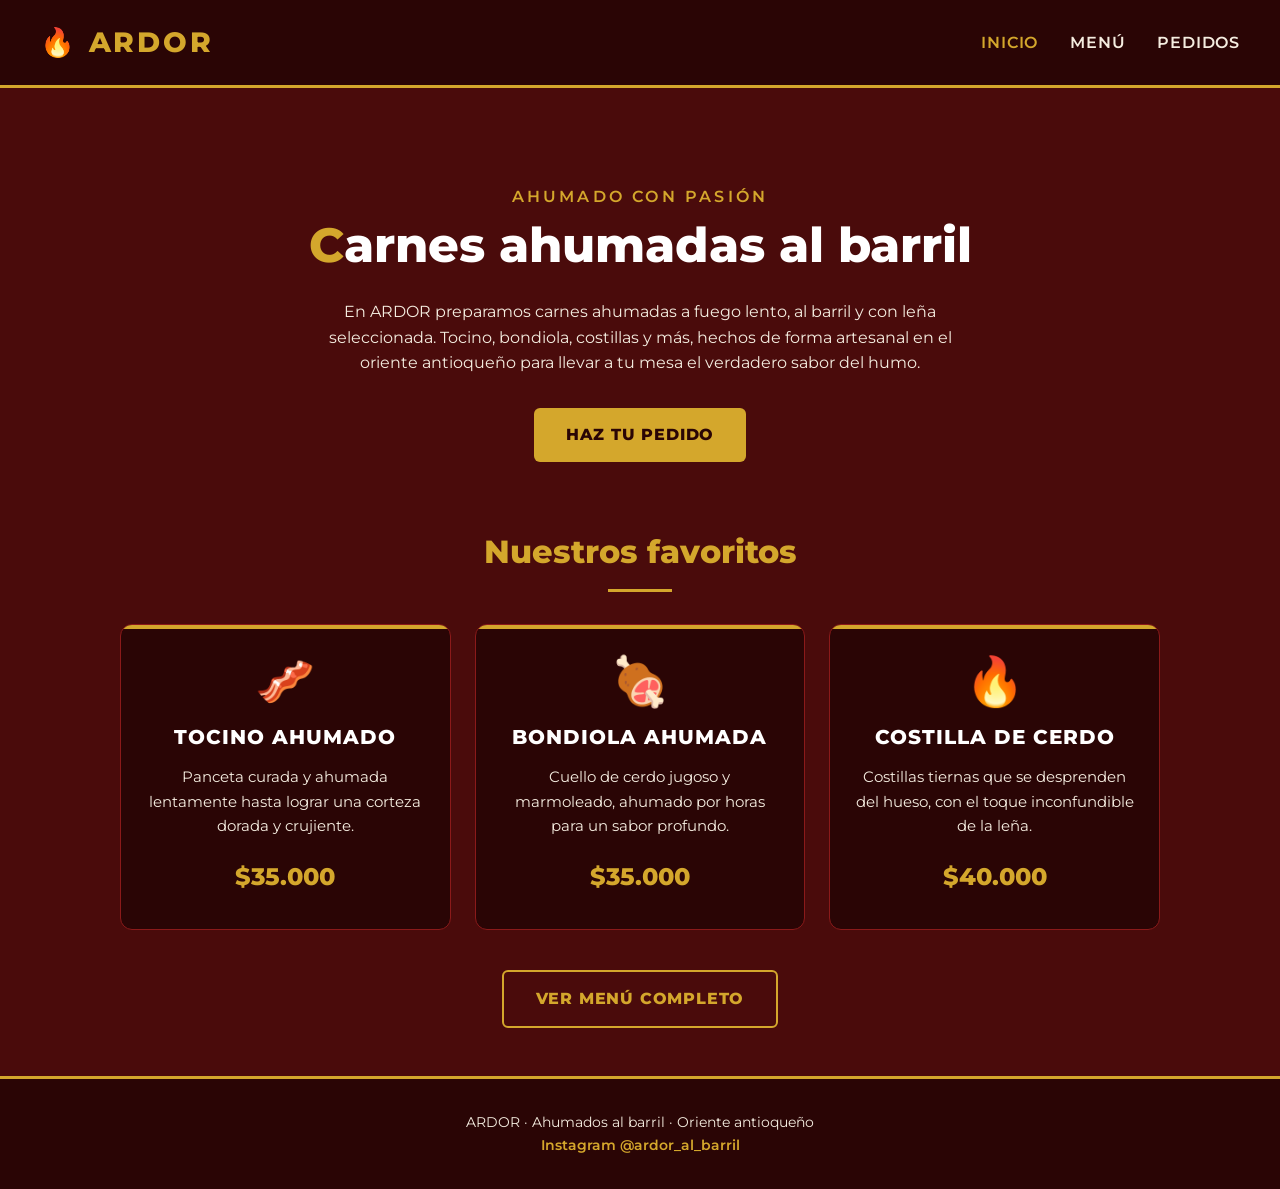
<file: index.html>
<!doctype html>
<html lang="es">
  <head>
    <meta charset="UTF-8" />
    <meta name="viewport" content="width=device-width, initial-scale=1.0" />
    <title>ARDOR | Ahumados al barril</title>
    <link rel="preconnect" href="https://fonts.googleapis.com" />
    <link rel="preconnect" href="https://fonts.gstatic.com" crossorigin />
    <link
      href="https://fonts.googleapis.com/css2?family=Montserrat:wght@400;600;800&display=swap"
      rel="stylesheet"
    />
    <link rel="stylesheet" href="css/styles.css" />
  </head>

  <body>
    <header class="encabezado">
      <a href="index.html" class="marca">🔥 ARDOR</a>
      <nav class="navegacion">
        <a href="index.html" class="activo">Inicio</a>
        <a href="pages/menu.html">Menú</a>
        <a href="pages/pedidos.html">Pedidos</a>
      </nav>
    </header>

    <main class="principal">
      <section class="portada">
        <p class="portada-etiqueta">Ahumado con pasión</p>
        <h1>Carnes ahumadas al barril</h1>
        <p class="portada-texto">
          En ARDOR preparamos carnes ahumadas a fuego lento, al barril y con
          leña seleccionada. Tocino, bondiola, costillas y más, hechos de forma
          artesanal en el oriente antioqueño para llevar a tu mesa el verdadero
          sabor del humo.
        </p>
        <a href="pages/pedidos.html" class="boton">Haz tu pedido</a>
      </section>

      <section class="destacados">
        <h2>Nuestros favoritos</h2>
        <div class="tarjetas">
          <article class="tarjeta">
            <span class="tarjeta-icono">🥓</span>
            <h3>Tocino ahumado</h3>
            <p>
              Panceta curada y ahumada lentamente hasta lograr una corteza
              dorada y crujiente.
            </p>
            <p class="tarjeta-precio">$35.000</p>
          </article>

          <article class="tarjeta">
            <span class="tarjeta-icono">🍖</span>
            <h3>Bondiola ahumada</h3>
            <p>
              Cuello de cerdo jugoso y marmoleado, ahumado por horas para un
              sabor profundo.
            </p>
            <p class="tarjeta-precio">$35.000</p>
          </article>

          <article class="tarjeta">
            <span class="tarjeta-icono">🔥</span>
            <h3>Costilla de cerdo</h3>
            <p>
              Costillas tiernas que se desprenden del hueso, con el toque
              inconfundible de la leña.
            </p>
            <p class="tarjeta-precio">$40.000</p>
          </article>
        </div>

        <div class="destacados-accion">
          <a href="pages/menu.html" class="boton boton-secundario"
            >Ver menú completo</a
          >
        </div>
      </section>
    </main>

    <footer class="pie">
      <p>ARDOR · Ahumados al barril · Oriente antioqueño</p>
      <a
        href="https://www.instagram.com/ardor_al_barril"
        target="_blank"
        rel="noopener"
      >
        Instagram @ardor_al_barril
      </a>
    </footer>
  </body>
</html>
</file>
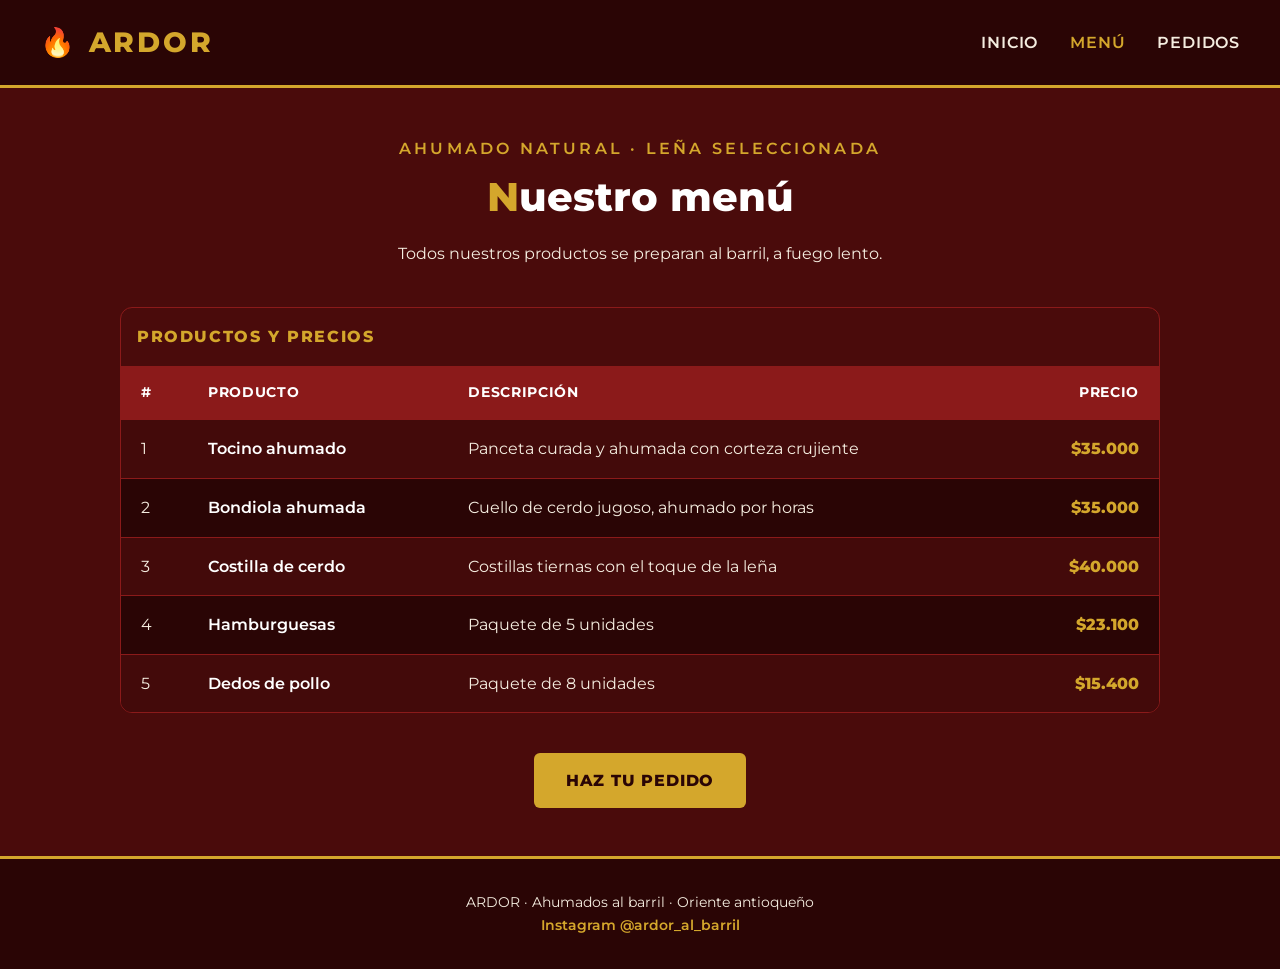
<file: pages/menu.html>
<!doctype html>
<html lang="es">
  <head>
    <meta charset="UTF-8" />
    <meta name="viewport" content="width=device-width, initial-scale=1.0" />
    <title>Menú | ARDOR</title>
    <link rel="preconnect" href="https://fonts.googleapis.com" />
    <link rel="preconnect" href="https://fonts.gstatic.com" crossorigin />
    <link
      href="https://fonts.googleapis.com/css2?family=Montserrat:wght@400;600;800&display=swap"
      rel="stylesheet"
    />
    <link rel="stylesheet" href="../css/styles.css" />
  </head>

  <body>
    <header class="encabezado">
      <a href="../index.html" class="marca">🔥 ARDOR</a>
      <nav class="navegacion">
        <a href="../index.html">Inicio</a>
        <a href="menu.html" class="activo">Menú</a>
        <a href="pedidos.html">Pedidos</a>
      </nav>
    </header>

    <main class="principal">
      <section class="encabezado-seccion">
        <p class="portada-etiqueta">Ahumado natural · Leña seleccionada</p>
        <h1>Nuestro menú</h1>
        <p>Todos nuestros productos se preparan al barril, a fuego lento.</p>
      </section>

      <section class="contenedor-tabla" tabindex="0">
        <table class="tabla-menu">
          <caption>Productos y precios</caption>
          <thead>
            <tr>
              <th scope="col">#</th>
              <th scope="col">Producto</th>
              <th scope="col">Descripción</th>
              <th scope="col">Precio</th>
            </tr>
          </thead>
          <tbody>
            <tr>
              <td>1</td>
              <td>Tocino ahumado</td>
              <td>Panceta curada y ahumada con corteza crujiente</td>
              <td>$35.000</td>
            </tr>
            <tr>
              <td>2</td>
              <td>Bondiola ahumada</td>
              <td>Cuello de cerdo jugoso, ahumado por horas</td>
              <td>$35.000</td>
            </tr>
            <tr>
              <td>3</td>
              <td>Costilla de cerdo</td>
              <td>Costillas tiernas con el toque de la leña</td>
              <td>$40.000</td>
            </tr>
            <tr>
              <td>4</td>
              <td>Hamburguesas</td>
              <td>Paquete de 5 unidades</td>
              <td>$23.100</td>
            </tr>
            <tr>
              <td>5</td>
              <td>Dedos de pollo</td>
              <td>Paquete de 8 unidades</td>
              <td>$15.400</td>
            </tr>
          </tbody>
        </table>
      </section>

      <div class="destacados-accion">
        <a href="pedidos.html" class="boton">Haz tu pedido</a>
      </div>
    </main>

    <footer class="pie">
      <p>ARDOR · Ahumados al barril · Oriente antioqueño</p>
      <a href="https://www.instagram.com/ardor_al_barril" target="_blank" rel="noopener">
        Instagram @ardor_al_barril
      </a>
    </footer>
  </body>
</html>
</file>
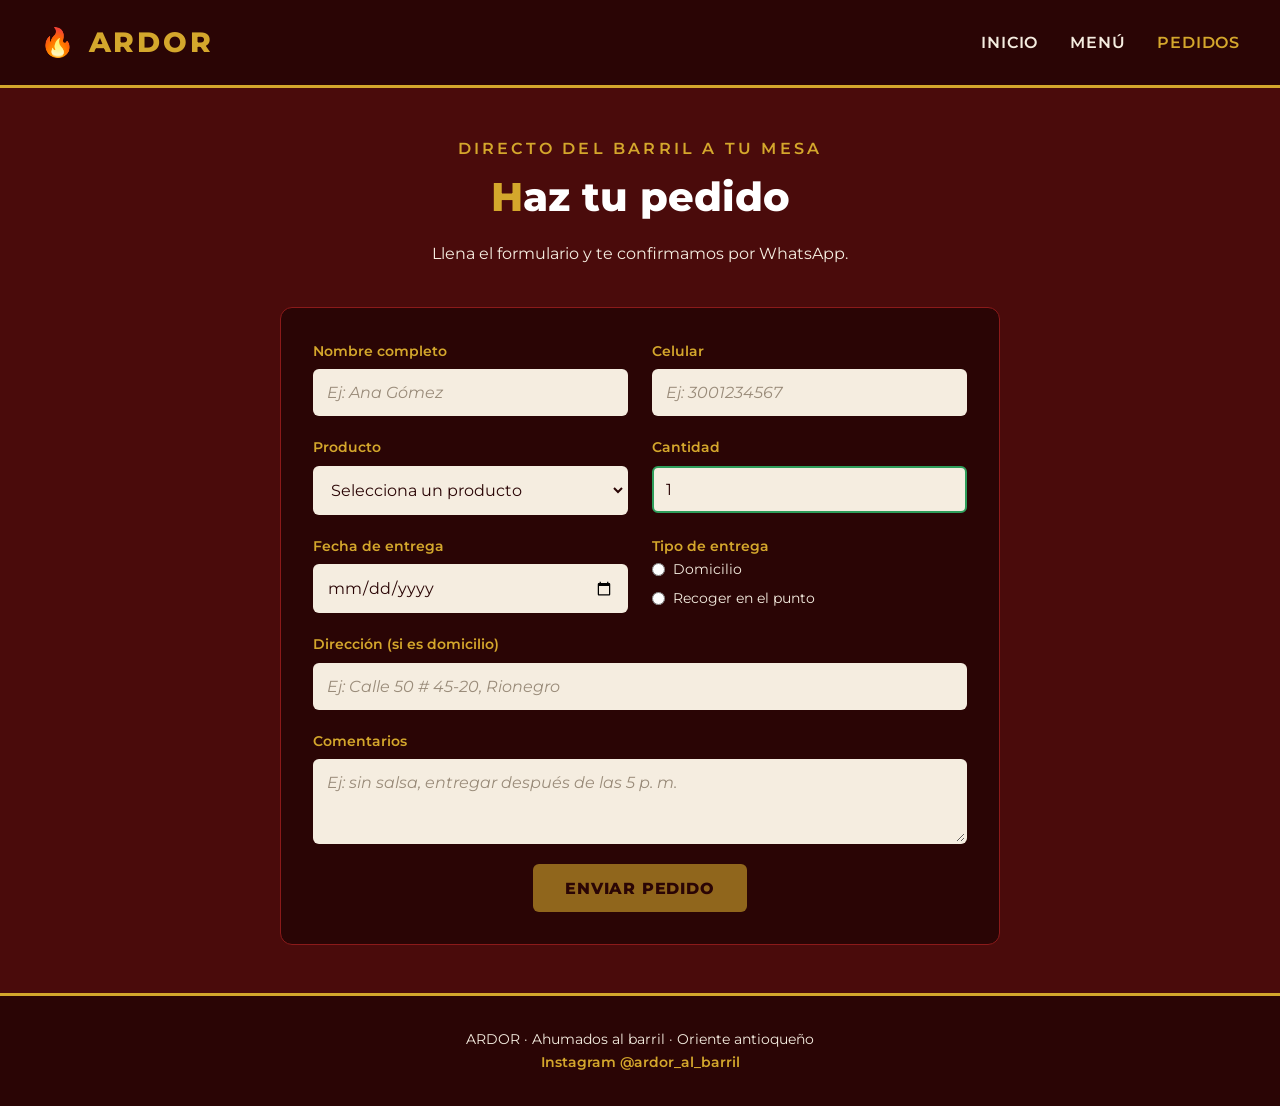
<file: pages/pedidos.html>
<!doctype html>
<html lang="es">
  <head>
    <meta charset="UTF-8" />
    <meta name="viewport" content="width=device-width, initial-scale=1.0" />
    <title>Pedidos | ARDOR</title>
    <link rel="preconnect" href="https://fonts.googleapis.com" />
    <link rel="preconnect" href="https://fonts.gstatic.com" crossorigin />
    <link
      href="https://fonts.googleapis.com/css2?family=Montserrat:wght@400;600;800&display=swap"
      rel="stylesheet"
    />
    <link rel="stylesheet" href="../css/styles.css" />
  </head>

  <body>
    <div id="confirmacion" class="aviso">
      🔥 ¡Pedido recibido! Te contactaremos por WhatsApp.
      <a href="#" class="aviso-cerrar">✖</a>
    </div>
    <header class="encabezado">
      <a href="../index.html" class="marca">🔥 ARDOR</a>
      <nav class="navegacion">
        <a href="../index.html">Inicio</a>
        <a href="menu.html">Menú</a>
        <a href="pedidos.html" class="activo">Pedidos</a>
      </nav>
    </header>
    <main class="principal">
      <section class="encabezado-seccion">
        <p class="portada-etiqueta">Directo del barril a tu mesa</p>
        <h1>Haz tu pedido</h1>
        <p>Llena el formulario y te confirmamos por WhatsApp.</p>
      </section>

      <form class="formulario" action="#confirmacion">
        <div class="campo">
          <label for="nombre">Nombre completo</label>
          <input
            type="text"
            id="nombre"
            name="nombre"
            placeholder="Ej: Ana Gómez"
            required
            minlength="3"
          />
        </div>

        <div class="campo">
          <label for="celular">Celular</label>
          <input
            type="tel"
            id="celular"
            name="celular"
            placeholder="Ej: 3001234567"
            required
            pattern="3[0-9]{9}"
            title="Celular colombiano de 10 dígitos que empiece por 3"
          />
        </div>

        <div class="campo">
          <label for="producto">Producto</label>
          <select id="producto" name="producto" required>
            <option value="" selected disabled>Selecciona un producto</option>
            <option value="tocino">Tocino ahumado · $35.000</option>
            <option value="bondiola">Bondiola ahumada · $35.000</option>
            <option value="costilla">Costilla de cerdo · $40.000</option>
            <option value="hamburguesas">Hamburguesas x5 · $23.100</option>
            <option value="dedos">Dedos de pollo x8 · $15.400</option>
          </select>
        </div>

        <div class="campo">
          <label for="cantidad">Cantidad</label>
          <input
            type="number"
            id="cantidad"
            name="cantidad"
            value="1"
            required
            min="1"
            max="20"
          />
        </div>

        <div class="campo">
          <label for="fecha">Fecha de entrega</label>
          <input type="date" id="fecha" name="fecha" required />
        </div>

        <fieldset class="campo">
          <legend>Tipo de entrega</legend>
          <label class="opcion">
            <input type="radio" name="entrega" value="domicilio" required />
            Domicilio
          </label>
          <label class="opcion">
            <input type="radio" name="entrega" value="recoger" /> Recoger en el
            punto
          </label>
        </fieldset>

        <div class="campo campo-completo">
          <label for="direccion">Dirección (si es domicilio)</label>
          <input
            type="text"
            id="direccion"
            name="direccion"
            placeholder="Ej: Calle 50 # 45-20, Rionegro"
          />
        </div>

        <div class="campo campo-completo">
          <label for="notas">Comentarios</label>
          <textarea
            id="notas"
            name="notas"
            rows="3"
            placeholder="Ej: sin salsa, entregar después de las 5 p. m."
          ></textarea>
        </div>

        <div class="campo-completo formulario-acciones">
          <button type="submit" class="boton">Enviar pedido</button>
        </div>
      </form>
    </main>
    <footer class="pie">
      <p>ARDOR · Ahumados al barril · Oriente antioqueño</p>
      <a
        href="https://www.instagram.com/ardor_al_barril"
        target="_blank"
        rel="noopener"
      >
        Instagram @ardor_al_barril
      </a>
    </footer>
  </body>
</html>
</file>
<file: css/styles.css>
/* ===== Variables: paleta de ARDOR ===== */
:root {
  --vino: #4a0b0b;
  --vino-oscuro: #2a0505;
  --rojo: #8b1a1a;
  --dorado: #d4a72c;
  --dorado-claro: #f0c75e;
  --crema: #f5ede0;
  --blanco: #ffffff;
}

/* ===== Reinicio ===== */
*,
*::before,
*::after {
  box-sizing: border-box;
  margin: 0;
  padding: 0;
}

body {
  font-family: "Montserrat", sans-serif;
  background-color: var(--vino);
  color: var(--crema);
  line-height: 1.6;
  min-height: 100vh;
  display: flex;
  flex-direction: column;
}

/* ===== Header ===== */
.encabezado {
  display: flex;
  justify-content: space-between;
  align-items: center;
  padding: 1.25rem clamp(1rem, 4vw, 2.5rem);
  background-color: var(--vino-oscuro);
  border-bottom: 3px solid var(--dorado);
}

.marca {
  font-size: clamp(1.4rem, 3vw, 1.75rem);
  font-weight: 800;
  letter-spacing: 0.1em;
  color: var(--dorado);
  text-decoration: none;
}

.navegacion {
  display: flex;
  gap: 2rem;
}

.navegacion a {
  color: var(--crema);
  text-decoration: none;
  font-weight: 600;
  text-transform: uppercase;
  letter-spacing: 0.05em;
}

.navegacion a.activo {
  color: var(--dorado);
}

/* ===== Main ===== */
.principal {
  flex: 1;
  width: 100%;
  max-width: 70rem;
  margin: 0 auto;
  padding: clamp(2rem, 5vw, 3rem) clamp(1rem, 4vw, 2.5rem);
}

/* ===== Portada ===== */
.portada {
  text-align: center;
  padding: 3rem 0 4rem;
}

.portada-etiqueta {
  color: var(--dorado);
  font-weight: 600;
  text-transform: uppercase;
  letter-spacing: 0.2em;
}

.portada h1 {
  font-size: clamp(2rem, 6vw, 3rem);
  font-weight: 800;
  line-height: 1.2;
  margin: 0.5rem 0 1.5rem;
  color: var(--blanco);
}

.portada-texto {
  max-width: 40rem;
  margin: 0 auto 2rem;
}

.boton {
  display: inline-block;
  background-color: var(--dorado);
  color: var(--vino-oscuro);
  font-weight: 800;
  text-transform: uppercase;
  letter-spacing: 0.05em;
  text-decoration: none;
  padding: 0.9rem 2rem;
  border-radius: 6px;
}

/* ===== Títulos de sección ===== */
h2 {
  font-size: clamp(1.5rem, 4vw, 2rem);
  font-weight: 800;
  text-align: center;
  color: var(--dorado);
  margin-bottom: 2rem;
}

/* ===== Tarjetas ===== */
.tarjetas {
  display: grid;
  grid-template-columns: repeat(3, minmax(0, 1fr));
  gap: 1.5rem;
}

.tarjeta {
  min-width: 0;
  display: flex;
  flex-direction: column;
  background-color: var(--vino-oscuro);
  border: 1px solid var(--rojo);
  border-radius: 12px;
  padding: 2rem 1.5rem;
  text-align: center;
}

.tarjeta-icono {
  font-size: 3rem;
  line-height: 1;
  margin-bottom: 1rem;
}

.tarjeta h3 {
  font-size: 1.25rem;
  font-weight: 800;
  text-transform: uppercase;
  letter-spacing: 0.05em;
  color: var(--blanco);
  margin-bottom: 0.75rem;
}

.tarjeta p {
  font-size: 0.95rem;
  margin-bottom: 1.25rem;
}

.tarjeta .tarjeta-precio {
  margin-bottom: 0;
  margin-top: auto;
  font-size: 1.5rem;
  font-weight: 800;
  color: var(--dorado);
}

.destacados-accion {
  text-align: center;
  margin-top: 2.5rem;
}

.boton-secundario {
  background-color: transparent;
  color: var(--dorado);
  border: 2px solid var(--dorado);
}

/* ===== Encabezado de sección (páginas internas) ===== */
.encabezado-seccion {
  text-align: center;
  margin-bottom: 2.5rem;
}

.encabezado-seccion h1 {
  font-size: clamp(1.75rem, 5vw, 2.5rem);
  font-weight: 800;
  color: var(--blanco);
  margin: 0.25rem 0 0.75rem;
}

/* ===== Tabla ===== */
.contenedor-tabla {
  border-radius: 12px;
  border: 1px solid var(--rojo);
  overflow-x: auto;
}

.tabla-menu {
  width: 100%;
  border-collapse: collapse;
  background-color: var(--vino-oscuro);
  min-width: 36rem;
}

.tabla-menu caption {
  padding: 1rem;
  font-weight: 800;
  text-transform: uppercase;
  letter-spacing: 0.1em;
  color: var(--dorado);
  text-align: left;
}

.tabla-menu th,
.tabla-menu td {
  padding: 1rem 1.25rem;
  text-align: left;
}

.tabla-menu th {
  background-color: var(--rojo);
  color: var(--blanco);
  text-transform: uppercase;
  font-size: 0.85rem;
  letter-spacing: 0.05em;
}

.tabla-menu td {
  border-top: 1px solid var(--rojo);
}

.tabla-menu td:nth-child(2) {
  font-weight: 600;
  color: var(--blanco);
}

/* ===== Formulario ===== */
.formulario {
  display: grid;
  grid-template-columns: repeat(2, minmax(0, 1fr));
  gap: 1.25rem 1.5rem;
  max-width: 45rem;
  margin: 0 auto;
  padding: clamp(1.25rem, 4vw, 2rem);
  background-color: var(--vino-oscuro);
  border: 1px solid var(--rojo);
  border-radius: 12px;
}

.campo {
  display: flex;
  flex-direction: column;
  gap: 0.4rem;
  min-width: 0;
}

.campo-completo {
  grid-column: 1 / -1;
}

.campo label,
.campo legend {
  font-weight: 600;
  font-size: 0.9rem;
  color: var(--dorado);
}

.campo input,
.campo select,
.campo textarea {
  width: 100%;
  padding: 0.75rem;
  font-family: inherit;
  font-size: 1rem;
  color: var(--vino-oscuro);
  background-color: var(--crema);
  border: 2px solid transparent;
  border-radius: 6px;
}

.campo textarea {
  resize: vertical;
}

fieldset.campo {
  border: none;
}

.campo .opcion {
  display: flex;
  align-items: center;
  gap: 0.5rem;
  font-weight: 400;
  color: var(--crema);
  cursor: pointer;
}

.campo .opcion input {
  width: auto;
  accent-color: var(--dorado);
}

.formulario-acciones {
  text-align: center;
}

.formulario .boton {
  border: none;
  cursor: pointer;
  font-family: inherit;
  font-size: 1rem;
}

.navegacion a,
.boton,
.tarjeta {
  transition: all 0.25s ease;
}

.navegacion a:hover {
  color: var(--dorado-claro);
}

.boton:hover {
  background-color: var(--dorado-claro);
}

.boton-secundario:hover {
  background-color: var(--dorado);
  color: var(--vino-oscuro);
}

.tarjeta:hover {
  transform: translateY(-6px);
  border-color: var(--dorado);
  box-shadow: 0 12px 24px rgba(0, 0, 0, 0.4);
}

.tabla-menu tbody tr:nth-child(odd) td {
  background-color: rgba(139, 26, 26, 0.25);
}

.tabla-menu tbody tr:hover td {
  background-color: var(--rojo);
}

.tabla-menu th:last-child,
.tabla-menu td:last-child {
  text-align: right;
  white-space: nowrap;
}

.tabla-menu td:last-child {
  font-weight: 800;
  color: var(--dorado);
}

.campo input:focus,
.campo select:focus,
.campo textarea:focus {
  outline: none;
  box-shadow: 0 0 0 3px rgba(212, 167, 44, 0.5);
}

.campo input:valid:not(:placeholder-shown),
.campo select:valid,
.campo textarea:valid:not(:placeholder-shown) {
  border-color: #2e9e5b;
}

.campo input:user-invalid,
.campo select:user-invalid {
  border-color: #e74c3c;
  background-color: #fdecea;
}

.formulario:invalid .boton {
  opacity: 0.6;
}

.tarjeta {
  position: relative;
  overflow: hidden;
}

.tarjeta::before {
  content: "";
  position: absolute;
  top: 0;
  left: 0;
  width: 100%;
  height: 4px;
  background-color: var(--dorado);
}

h2::after {
  content: "";
  display: block;
  width: 4rem;
  height: 3px;
  margin: 0.75rem auto 0;
  background-color: var(--dorado);
}

.portada h1::first-letter,
.encabezado-seccion h1::first-letter {
  color: var(--dorado);
}

.campo input::placeholder,
.campo textarea::placeholder {
  color: #9a8c7a;
  font-style: italic;
  opacity: 1;
}

.contenedor-tabla:focus-visible {
  outline: 3px solid var(--dorado);
  outline-offset: 3px;
}

/* ===== Footer ===== */
.pie {
  text-align: center;
  padding: 2rem;
  background-color: var(--vino-oscuro);
  border-top: 3px solid var(--dorado);
  font-size: 0.9rem;
}

.pie a {
  color: var(--dorado);
  font-weight: 600;
  text-decoration: none;
}

@keyframes slideDown {
  from {
    opacity: 0;
    transform: translateY(-30px);
  }
  to {
    opacity: 1;
    transform: translateY(0);
  }
}

@keyframes fadeIn {
  from {
    opacity: 0;
  }
  to {
    opacity: 1;
  }
}

@keyframes fadeInUp {
  from {
    opacity: 0;
    transform: translateY(30px);
  }
  to {
    opacity: 1;
    transform: translateY(0);
  }
}

@keyframes desvanecer {
  0% {
    opacity: 0;
    transform: translateY(-20px);
  }
  10% {
    opacity: 1;
    transform: translateY(0);
  }
  90% {
    opacity: 1;
  }
  100% {
    opacity: 0.5;
    transform: translateY(-20px);
  }
}

.encabezado {
  animation: slideDown 0.6s ease-out;
}

.portada,
.encabezado-seccion {
  animation: fadeIn 1s ease-out;
}

.tarjeta {
  animation: fadeInUp 0.8s ease-out backwards;
}

.tarjeta:nth-child(2) {
  animation-delay: 0.15s;
}

.tarjeta:nth-child(3) {
  animation-delay: 0.3s;
}

.aviso {
  display: none;
  position: fixed;
  top: 1.25rem;
  right: 1.25rem;
  z-index: 100;
  align-items: center;
  gap: 1rem;
  padding: 1rem 1.25rem;
  background-color: var(--dorado);
  color: var(--vino-oscuro);
  font-weight: 600;
  border-radius: 8px;
  box-shadow: 0 8px 20px rgba(0, 0, 0, 0.4);
}

.aviso:target {
  display: flex;
  animation: desvanecer 4s ease forwards;
}

.aviso-cerrar {
  color: var(--vino-oscuro);
  text-decoration: none;
  font-weight: 800;
}

@media (max-width: 760px) {
  .tarjetas {
    grid-template-columns: minmax(0, 1fr);
    max-width: 28rem;
    margin: 0 auto;
  }

  .formulario {
    grid-template-columns: minmax(0, 1fr);
  }
}

@media (max-width: 520px) {
  .encabezado {
    flex-direction: column;
    gap: 0.75rem;
  }

  .navegacion {
    gap: 1.25rem;
  }

  .boton {
    display: block;
    text-align: center;
  }

  .aviso {
    left: 1rem;
    right: 1rem;
  }

  .formulario .boton {
    width: 100%;
  }
}
</file>
